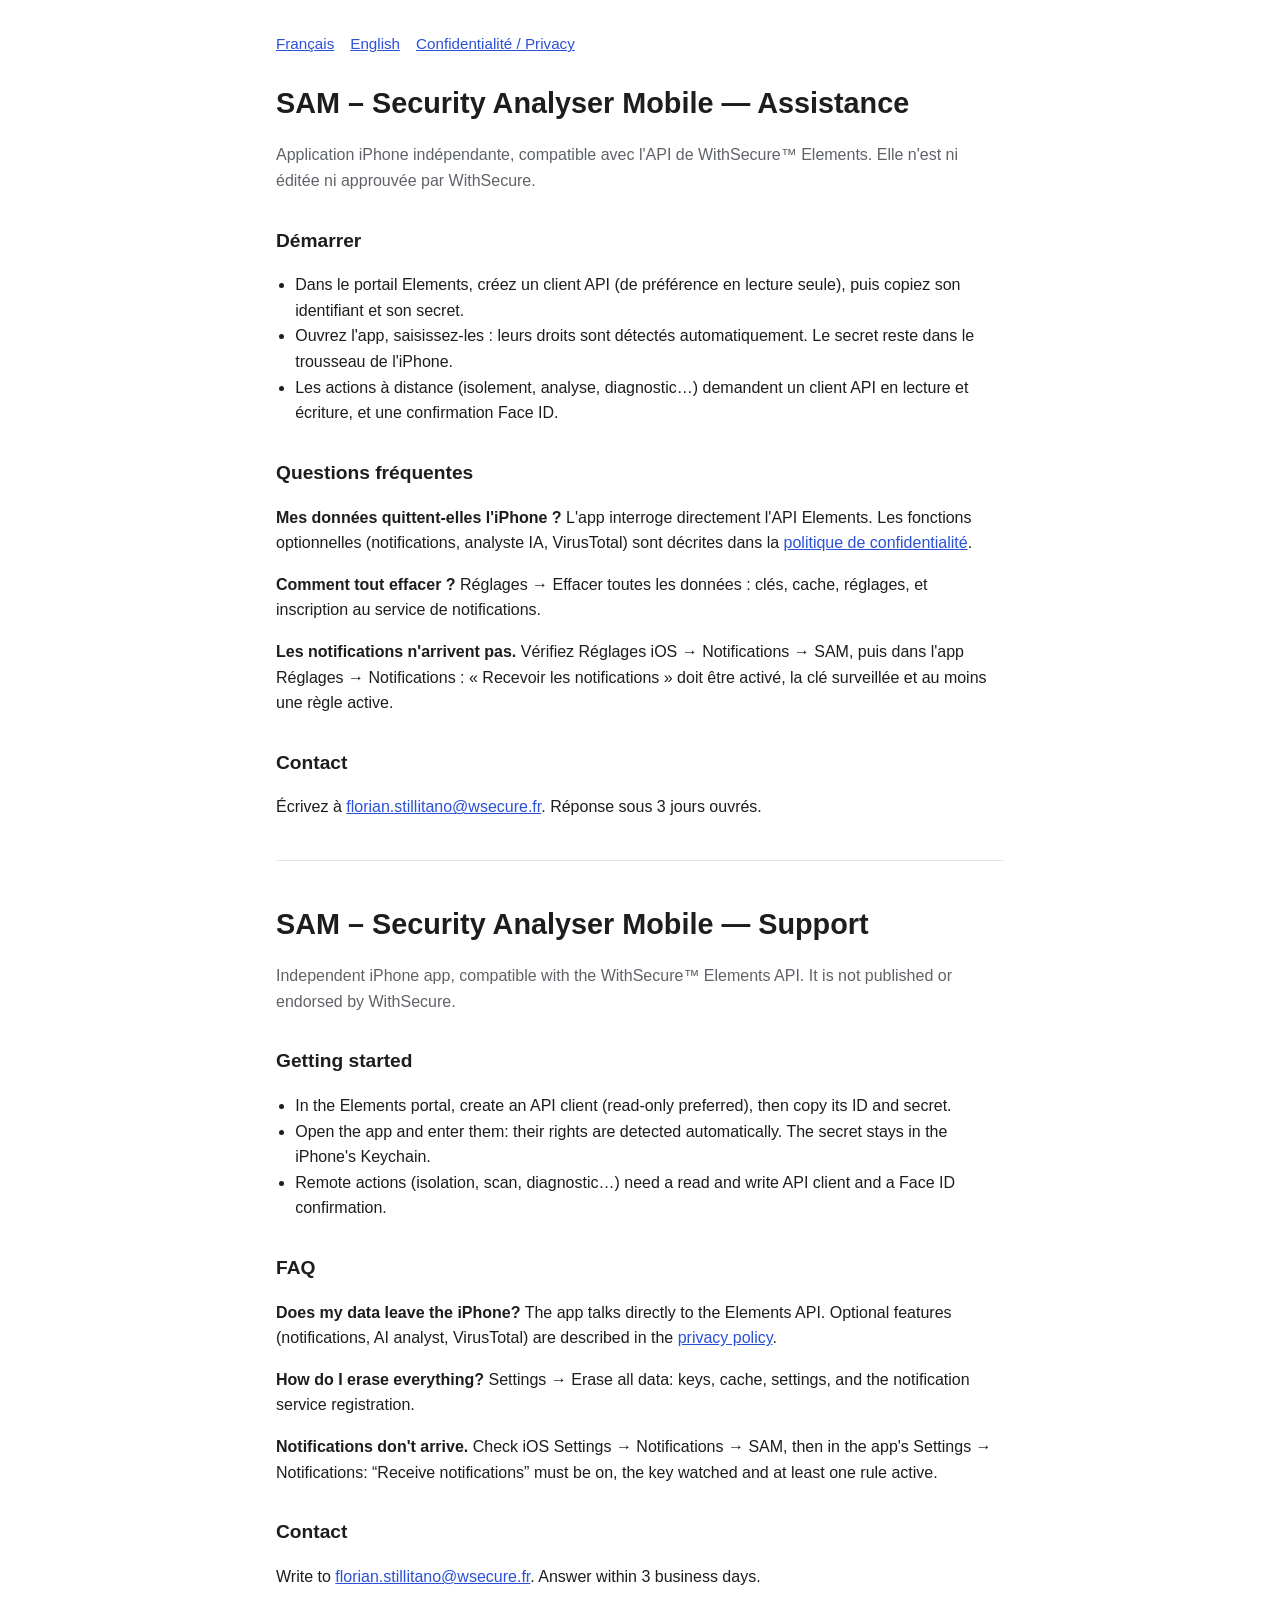
<file: index.html>
<!doctype html>
<html lang="fr">
<head>
<meta charset="utf-8">
<meta name="viewport" content="width=device-width, initial-scale=1">
<title>SAM – Security Analyser Mobile — Assistance / Support</title>
<link rel="stylesheet" href="style.css">
</head>
<body>
<main>
<nav><a href="#fr">Français</a><a href="#en">English</a><a href="privacy.html">Confidentialité / Privacy</a></nav>

<section id="fr" lang="fr">
<h1>SAM – Security Analyser Mobile — Assistance</h1>
<p class="muted">Application iPhone indépendante, compatible avec l'API de WithSecure™ Elements. Elle n'est ni éditée ni approuvée par WithSecure.</p>

<h2>Démarrer</h2>
<ul>
<li>Dans le portail Elements, créez un client API (de préférence en lecture seule), puis copiez son identifiant et son secret.</li>
<li>Ouvrez l'app, saisissez-les : leurs droits sont détectés automatiquement. Le secret reste dans le trousseau de l'iPhone.</li>
<li>Les actions à distance (isolement, analyse, diagnostic…) demandent un client API en lecture et écriture, et une confirmation Face ID.</li>
</ul>

<h2>Questions fréquentes</h2>
<p><strong>Mes données quittent-elles l'iPhone ?</strong> L'app interroge directement l'API Elements. Les fonctions optionnelles (notifications, analyste IA, VirusTotal) sont décrites dans la <a href="privacy.html">politique de confidentialité</a>.</p>
<p><strong>Comment tout effacer ?</strong> Réglages → Effacer toutes les données : clés, cache, réglages, et inscription au service de notifications.</p>
<p><strong>Les notifications n'arrivent pas.</strong> Vérifiez Réglages iOS → Notifications → SAM, puis dans l'app Réglages → Notifications : « Recevoir les notifications » doit être activé, la clé surveillée et au moins une règle active.</p>

<h2>Contact</h2>
<p>Écrivez à <a href="mailto:florian.stillitano@wsecure.fr">florian.stillitano@wsecure.fr</a>. Réponse sous 3 jours ouvrés.</p>
</section>

<hr>

<section id="en" lang="en">
<h1>SAM – Security Analyser Mobile — Support</h1>
<p class="muted">Independent iPhone app, compatible with the WithSecure™ Elements API. It is not published or endorsed by WithSecure.</p>

<h2>Getting started</h2>
<ul>
<li>In the Elements portal, create an API client (read-only preferred), then copy its ID and secret.</li>
<li>Open the app and enter them: their rights are detected automatically. The secret stays in the iPhone's Keychain.</li>
<li>Remote actions (isolation, scan, diagnostic…) need a read and write API client and a Face ID confirmation.</li>
</ul>

<h2>FAQ</h2>
<p><strong>Does my data leave the iPhone?</strong> The app talks directly to the Elements API. Optional features (notifications, AI analyst, VirusTotal) are described in the <a href="privacy.html">privacy policy</a>.</p>
<p><strong>How do I erase everything?</strong> Settings → Erase all data: keys, cache, settings, and the notification service registration.</p>
<p><strong>Notifications don't arrive.</strong> Check iOS Settings → Notifications → SAM, then in the app's Settings → Notifications: “Receive notifications” must be on, the key watched and at least one rule active.</p>

<h2>Contact</h2>
<p>Write to <a href="mailto:florian.stillitano@wsecure.fr">florian.stillitano@wsecure.fr</a>. Answer within 3 business days.</p>
</section>
</main>
</body>
</html>
</file>
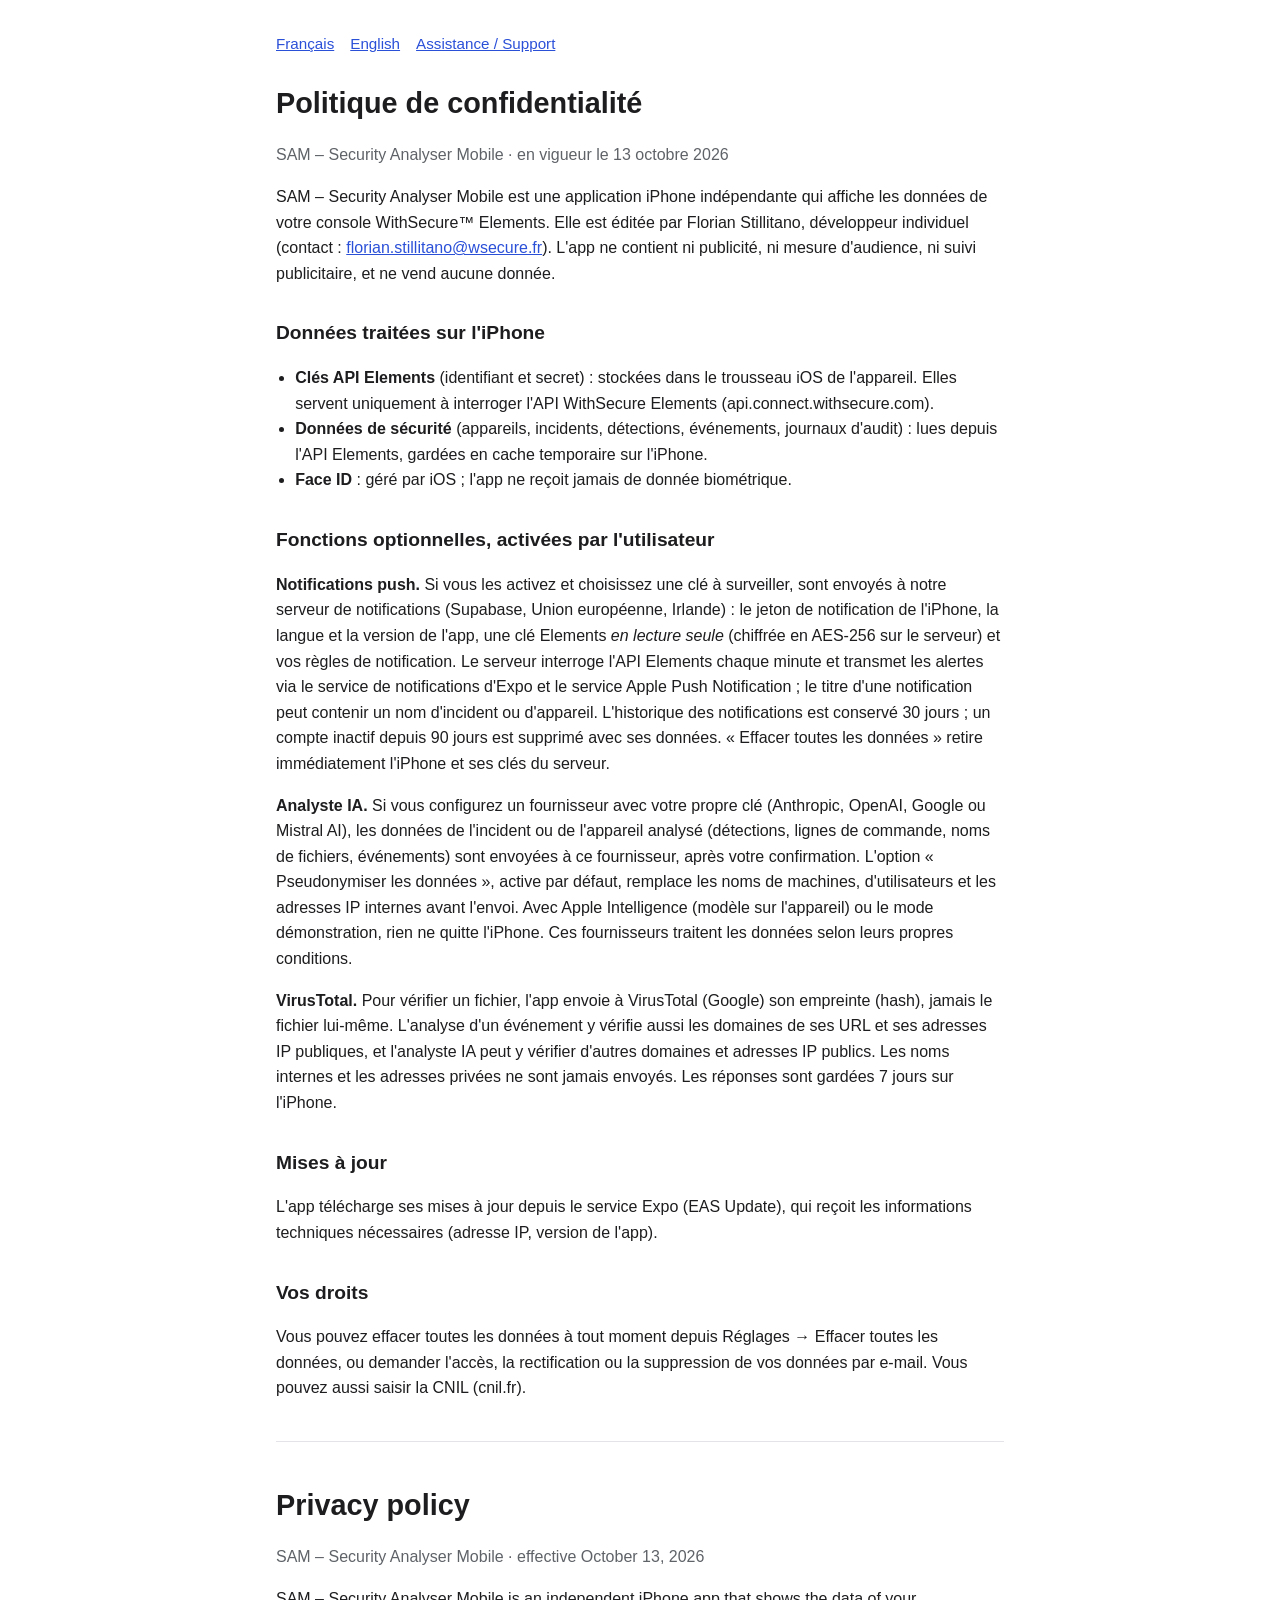
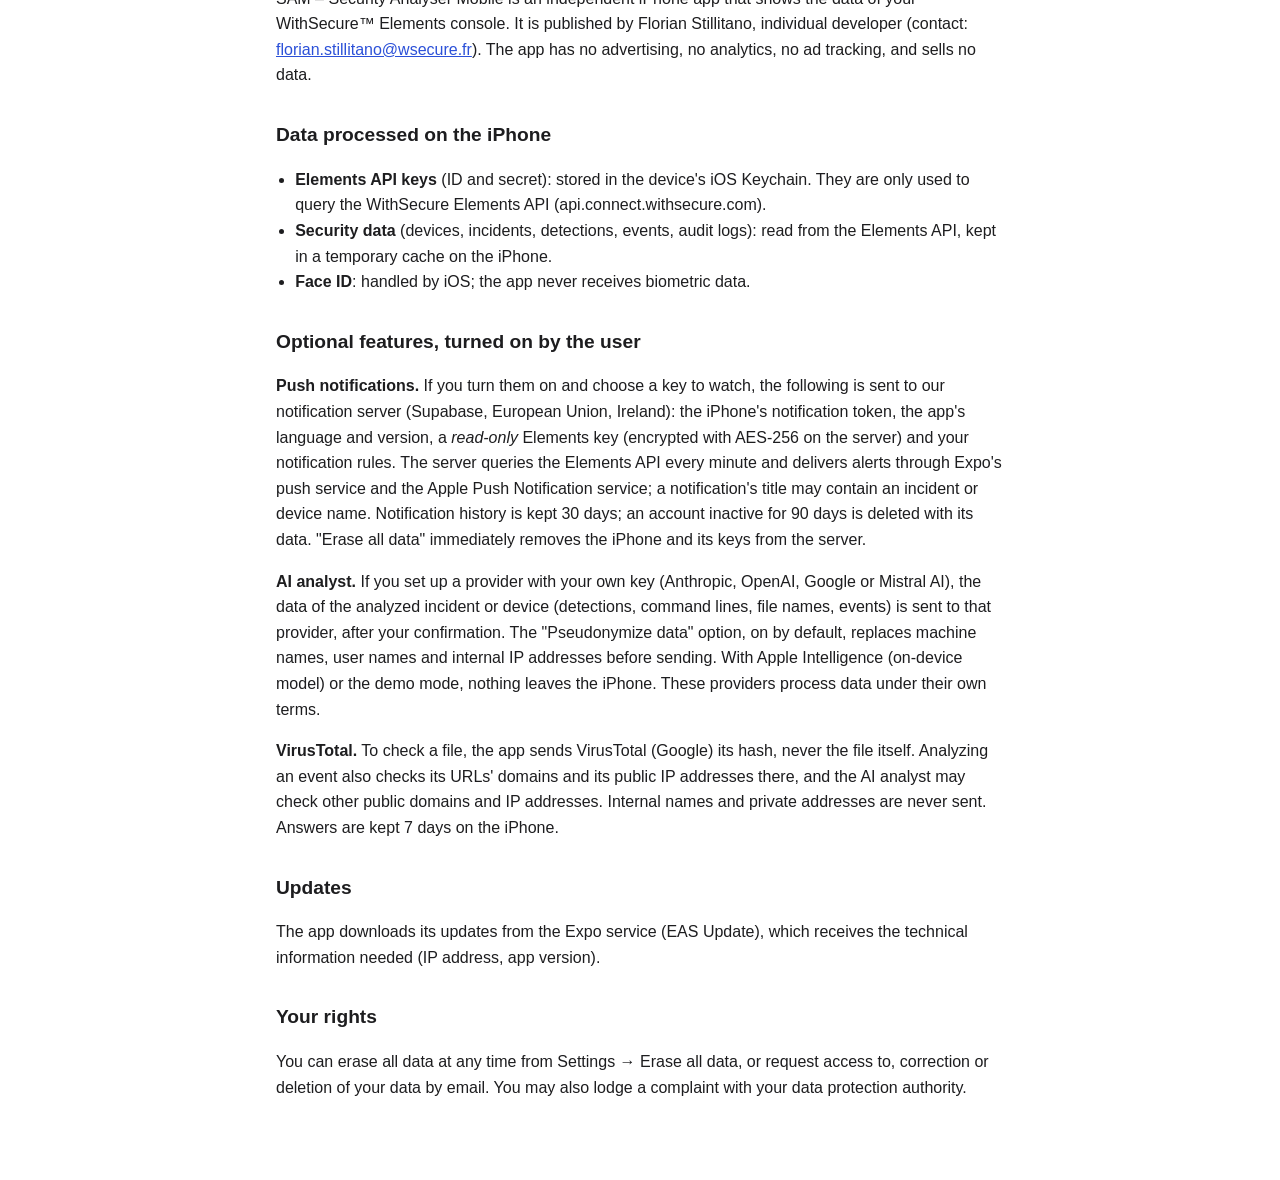
<file: privacy.html>
<!doctype html>
<html lang="fr">
<head>
<meta charset="utf-8">
<meta name="viewport" content="width=device-width, initial-scale=1">
<title>SAM – Security Analyser Mobile — Confidentialité / Privacy</title>
<link rel="stylesheet" href="style.css">
</head>
<body>
<main>
<nav><a href="#fr">Français</a><a href="#en">English</a><a href="index.html">Assistance / Support</a></nav>

<section id="fr" lang="fr">
<h1>Politique de confidentialité</h1>
<p class="muted">SAM – Security Analyser Mobile · en vigueur le 13 octobre 2026</p>

<p>SAM – Security Analyser Mobile est une application iPhone indépendante qui affiche les données de votre console WithSecure™ Elements. Elle est éditée par Florian Stillitano, développeur individuel (contact : <a href="mailto:florian.stillitano@wsecure.fr">florian.stillitano@wsecure.fr</a>). L'app ne contient ni publicité, ni mesure d'audience, ni suivi publicitaire, et ne vend aucune donnée.</p>

<h2>Données traitées sur l'iPhone</h2>
<ul>
<li><strong>Clés API Elements</strong> (identifiant et secret) : stockées dans le trousseau iOS de l'appareil. Elles servent uniquement à interroger l'API WithSecure Elements (api.connect.withsecure.com).</li>
<li><strong>Données de sécurité</strong> (appareils, incidents, détections, événements, journaux d'audit) : lues depuis l'API Elements, gardées en cache temporaire sur l'iPhone.</li>
<li><strong>Face ID</strong> : géré par iOS ; l'app ne reçoit jamais de donnée biométrique.</li>
</ul>

<h2>Fonctions optionnelles, activées par l'utilisateur</h2>
<p><strong>Notifications push.</strong> Si vous les activez et choisissez une clé à surveiller, sont envoyés à notre serveur de notifications (Supabase, Union européenne, Irlande) : le jeton de notification de l'iPhone, la langue et la version de l'app, une clé Elements <em>en lecture seule</em> (chiffrée en AES-256 sur le serveur) et vos règles de notification. Le serveur interroge l'API Elements chaque minute et transmet les alertes via le service de notifications d'Expo et le service Apple Push Notification ; le titre d'une notification peut contenir un nom d'incident ou d'appareil. L'historique des notifications est conservé 30 jours ; un compte inactif depuis 90 jours est supprimé avec ses données. « Effacer toutes les données » retire immédiatement l'iPhone et ses clés du serveur.</p>
<p><strong>Analyste IA.</strong> Si vous configurez un fournisseur avec votre propre clé (Anthropic, OpenAI, Google ou Mistral AI), les données de l'incident ou de l'appareil analysé (détections, lignes de commande, noms de fichiers, événements) sont envoyées à ce fournisseur, après votre confirmation. L'option « Pseudonymiser les données », active par défaut, remplace les noms de machines, d'utilisateurs et les adresses IP internes avant l'envoi. Avec Apple Intelligence (modèle sur l'appareil) ou le mode démonstration, rien ne quitte l'iPhone. Ces fournisseurs traitent les données selon leurs propres conditions.</p>
<p><strong>VirusTotal.</strong> Pour vérifier un fichier, l'app envoie à VirusTotal (Google) son empreinte (hash), jamais le fichier lui-même. L'analyse d'un événement y vérifie aussi les domaines de ses URL et ses adresses IP publiques, et l'analyste IA peut y vérifier d'autres domaines et adresses IP publics. Les noms internes et les adresses privées ne sont jamais envoyés. Les réponses sont gardées 7 jours sur l'iPhone.</p>

<h2>Mises à jour</h2>
<p>L'app télécharge ses mises à jour depuis le service Expo (EAS Update), qui reçoit les informations techniques nécessaires (adresse IP, version de l'app).</p>

<h2>Vos droits</h2>
<p>Vous pouvez effacer toutes les données à tout moment depuis Réglages → Effacer toutes les données, ou demander l'accès, la rectification ou la suppression de vos données par e-mail. Vous pouvez aussi saisir la CNIL (cnil.fr).</p>
</section>

<hr>

<section id="en" lang="en">
<h1>Privacy policy</h1>
<p class="muted">SAM – Security Analyser Mobile · effective October 13, 2026</p>

<p>SAM – Security Analyser Mobile is an independent iPhone app that shows the data of your WithSecure™ Elements console. It is published by Florian Stillitano, individual developer (contact: <a href="mailto:florian.stillitano@wsecure.fr">florian.stillitano@wsecure.fr</a>). The app has no advertising, no analytics, no ad tracking, and sells no data.</p>

<h2>Data processed on the iPhone</h2>
<ul>
<li><strong>Elements API keys</strong> (ID and secret): stored in the device's iOS Keychain. They are only used to query the WithSecure Elements API (api.connect.withsecure.com).</li>
<li><strong>Security data</strong> (devices, incidents, detections, events, audit logs): read from the Elements API, kept in a temporary cache on the iPhone.</li>
<li><strong>Face ID</strong>: handled by iOS; the app never receives biometric data.</li>
</ul>

<h2>Optional features, turned on by the user</h2>
<p><strong>Push notifications.</strong> If you turn them on and choose a key to watch, the following is sent to our notification server (Supabase, European Union, Ireland): the iPhone's notification token, the app's language and version, a <em>read-only</em> Elements key (encrypted with AES-256 on the server) and your notification rules. The server queries the Elements API every minute and delivers alerts through Expo's push service and the Apple Push Notification service; a notification's title may contain an incident or device name. Notification history is kept 30 days; an account inactive for 90 days is deleted with its data. "Erase all data" immediately removes the iPhone and its keys from the server.</p>
<p><strong>AI analyst.</strong> If you set up a provider with your own key (Anthropic, OpenAI, Google or Mistral AI), the data of the analyzed incident or device (detections, command lines, file names, events) is sent to that provider, after your confirmation. The "Pseudonymize data" option, on by default, replaces machine names, user names and internal IP addresses before sending. With Apple Intelligence (on-device model) or the demo mode, nothing leaves the iPhone. These providers process data under their own terms.</p>
<p><strong>VirusTotal.</strong> To check a file, the app sends VirusTotal (Google) its hash, never the file itself. Analyzing an event also checks its URLs' domains and its public IP addresses there, and the AI analyst may check other public domains and IP addresses. Internal names and private addresses are never sent. Answers are kept 7 days on the iPhone.</p>

<h2>Updates</h2>
<p>The app downloads its updates from the Expo service (EAS Update), which receives the technical information needed (IP address, app version).</p>

<h2>Your rights</h2>
<p>You can erase all data at any time from Settings → Erase all data, or request access to, correction or deletion of your data by email. You may also lodge a complaint with your data protection authority.</p>
</section>
</main>
</body>
</html>
</file>
<file: style.css>
:root { --bg: #ffffff; --text: #1d1d1f; --muted: #5f6368; --line: #e3e3e8; --accent: #2b50d8; }
@media (prefers-color-scheme: dark) { :root { --bg: #0e1015; --text: #f2f2f5; --muted: #a1a1aa; --line: #2a2d36; --accent: #8aa2ff; } }
* { box-sizing: border-box; }
body { margin: 0; background: var(--bg); color: var(--text); font: 16px/1.6 -apple-system, BlinkMacSystemFont, "Segoe UI", Roboto, sans-serif; }
main { max-width: 760px; margin: 0 auto; padding: 32px 16px 64px; }
h1 { font-size: 1.8rem; margin: 0 0 4px; }
h2 { font-size: 1.2rem; margin: 32px 0 8px; }
p, li { color: var(--text); }
.muted { color: var(--muted); }
nav { display: flex; gap: 16px; margin-bottom: 24px; font-size: .95rem; }
a { color: var(--accent); }
hr { border: 0; border-top: 1px solid var(--line); margin: 40px 0; }
ul { padding-left: 1.2rem; }
</file>
